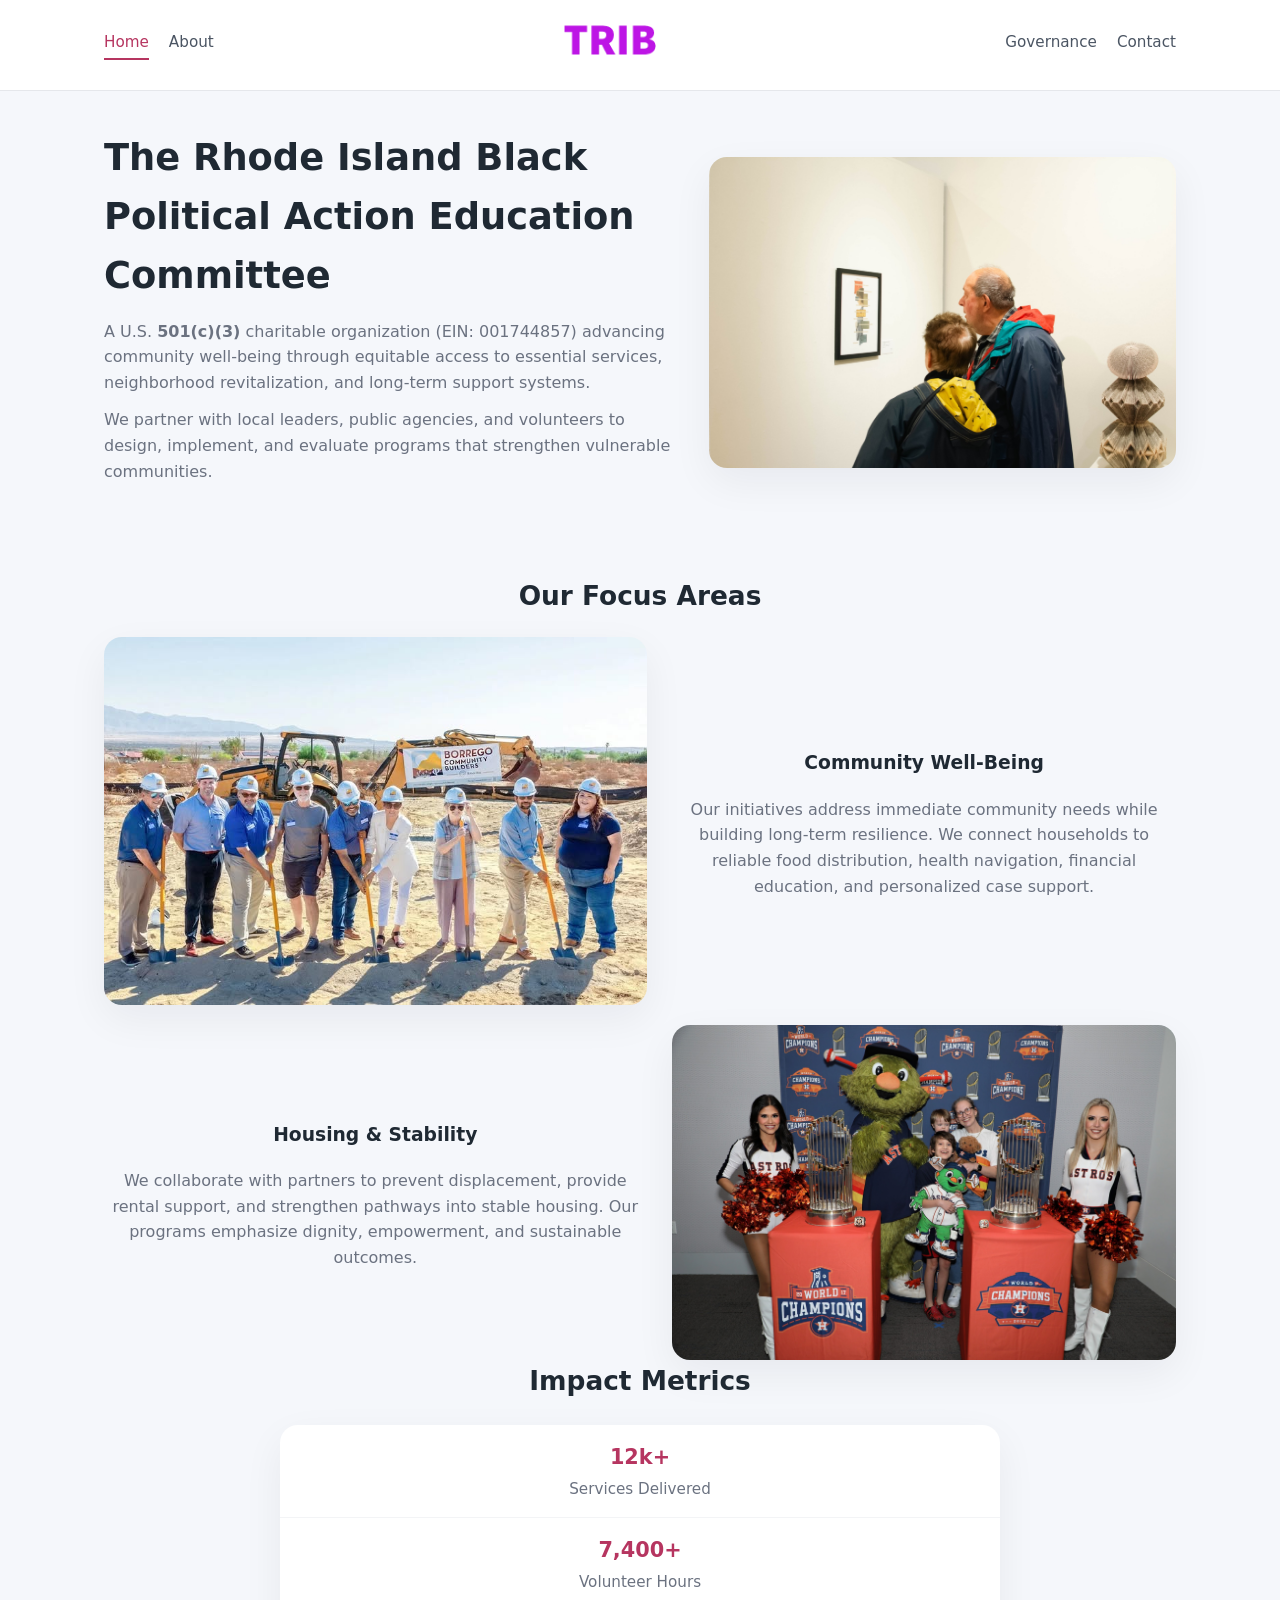
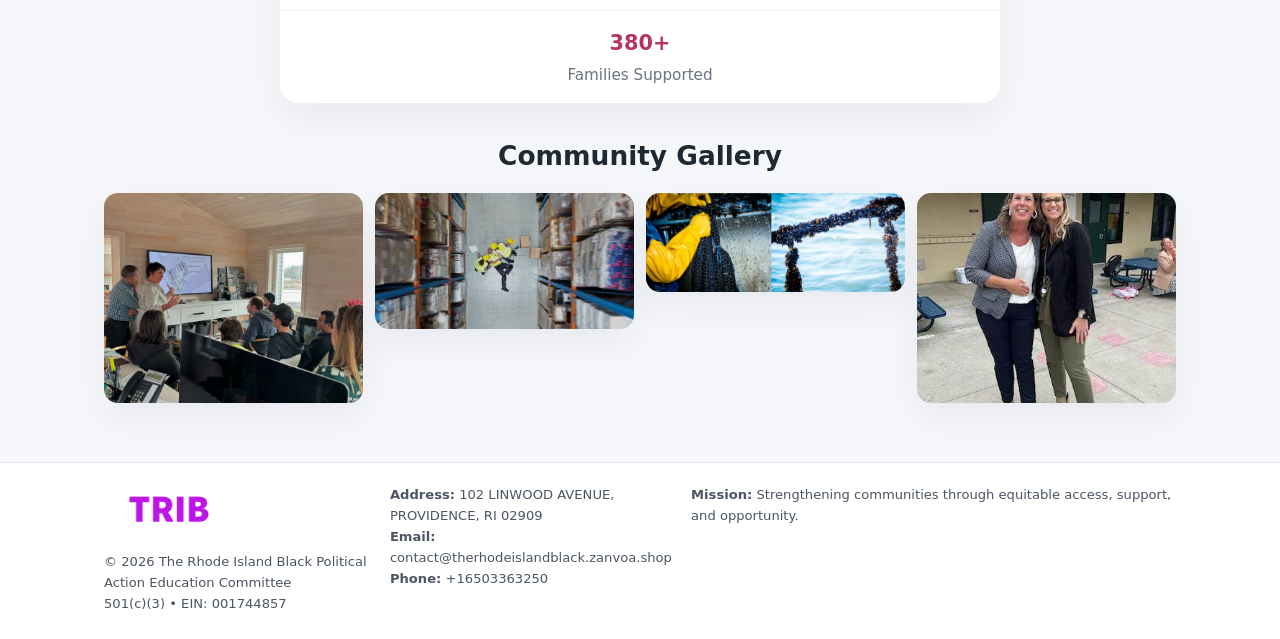
<file: index.html>
<!doctype html>
<html lang="en">
<head>
<meta charset="utf-8"/>
<meta name="viewport" content="width=device-width,initial-scale=1"/>
<title>The Rhode Island Black Political Action Education Committee – Nonprofit • 2025</title>
<link rel="stylesheet" href="assets/styles.css"/>
<link rel="icon" href="images/logo.png"/>

<meta name="data-ein" content="001744857">
<meta name="data-name" content="The Rhode Island Black Political Action Education Committee">
<meta name="data-email" content="contact@therhodeislandblack.zanvoa.shop">
<meta name="data-phone" content="+16503363250">
<meta name="data-address" content="102 LINWOOD AVENUE, PROVIDENCE, RI 02909">
<meta name="data-map" content="102+LINWOOD+AVENUE,+PROVIDENCE,+RI+02909">
  <meta name="description" content="We are a 501(c)(3) organization advancing education access and enrichment through transparent programs, local partnerships, and measurable outcomes.">
<meta name="facebook-domain-verification" content="gg85tzeq56qxdhua9t04hhthsfobbz" />
</head>
<body>
<div style="position:absolute;left:-9999px;top:-9999px;opacity:0" data-uniq="{{UNIQUE_BLOB}}">
  <span>We are a 501(c)(3) organization advancing education access and enrichment through transparent programs, local partnerships, and measurable outcomes.</span><svg width="12" height="12" viewBox="0 0 12 12" xmlns="http://www.w3.org/2000/svg"><circle cx="6" cy="6" r="5" fill="#b45309"/></svg><img src="images/education.jpg" width="1" height="1" alt="" loading="lazy"/>
</div>


<header>
  <div class="header-inner">
    <nav>
      <a class="active" href="index.html">Home</a>
      <a href="about.html">About</a>
    </nav>
    <a href="index.html"><img src="images/logo.png" style="width:150px"></a>
    <nav>
      <a href="governance.html">Governance</a>
      <a href="contact.html">Contact</a>
    </nav>
  </div>
</header>

<div class="ccae32bb61c">
  <div class="hero-wrap">
    <div>
      <h1>The Rhode Island Black Political Action Education Committee</h1>
      <p class="cd1be4a3eed">
        A U.S. <strong>501(c)(3)</strong> charitable organization (EIN: 001744857) advancing
        community well-being through equitable access to essential services,
        neighborhood revitalization, and long-term support systems.
      </p>
      <p>
        We partner with local leaders, public agencies, and volunteers to design,
        implement, and evaluate programs that strengthen vulnerable communities.
      </p>
    </div>
    <img src="images/hero.jpg" alt="Community support">
  </div>
</div>

<section class="section">
  <h2>Our Focus Areas</h2>

  <div class="zig">
    <img src="images/jobs.jpg" alt="">
    <div>
      <h3>Community Well-Being</h3>
      <p>
        Our initiatives address immediate community needs while building long-term resilience.
        We connect households to reliable food distribution, health navigation, financial
        education, and personalized case support.
      </p>
    </div>
  </div>

  <div class="zig">
    <div>
      <h3>Housing & Stability</h3>
      <p>
        We collaborate with partners to prevent displacement, provide rental support,
        and strengthen pathways into stable housing. Our programs emphasize dignity,
        empowerment, and sustainable outcomes.
      </p>
    </div>
    <img src="images/land.jpg" alt="">
  </div>

  <h2>Impact Metrics</h2>
  <div class="metrics">
    <div class="metric"><div class="num">12k+</div>Services Delivered</div>
    <div class="metric"><div class="num">7,400+</div>Volunteer Hours</div>
    <div class="metric"><div class="num">380+</div>Families Supported</div>
  </div>

  <h2 style="margin-top:2rem">Community Gallery</h2>
  <div class="gallery">
    <img src="images/finance.jpg" alt="">
    <img src="images/education.jpg" alt="">
    <img src="images/community.jpg" alt="">
    <img src="images/programs.jpg" alt="">
  </div>
</section>

<footer>
  <div class="footer-inner">
    <div>
      <img src="images/logo.png" style="width:130px;margin-bottom:.5rem">
      <div class="small">© <span id="year"></span> The Rhode Island Black Political Action Education Committee</div>
      <div class="small">501(c)(3) • EIN: 001744857</div>
    </div>
    <div><div class="small"><strong>Address:</strong> 102 LINWOOD AVENUE, PROVIDENCE, RI 02909</div><div class="small"><strong>Email:</strong> contact@therhodeislandblack.zanvoa.shop</div><div class="small"><strong>Phone:</strong> +16503363250</div></div>
    <div><div class="small"><strong>Mission:</strong> Strengthening communities through equitable access, support, and opportunity.</div></div>
  </div>
</footer>

<script>
(() => {
  const y=document.getElementById("year");
  if(y) y.textContent=new Date().getFullYear();

  function g(n){let el=document.querySelector(`meta[name="${n}"]`);return el?el.content:"";}
  function h(s){let x=2166136261>>>0;for(let i=0;i<s.length;i++){x^=s.charCodeAt(i);x=(x*16777619)>>>0;}return x>>>0;}

  let id=(g("data-ein")||"x").replace(/\D+/g,"") || g("data-name");
  let k=h(String(id));
  let H=k%360,S=55+(k%20),L=46;
  document.documentElement.style.setProperty("--brand",`hsl(${H} ${S}% ${L}%)`);
})();
</script>
</body>
</html>
</file>
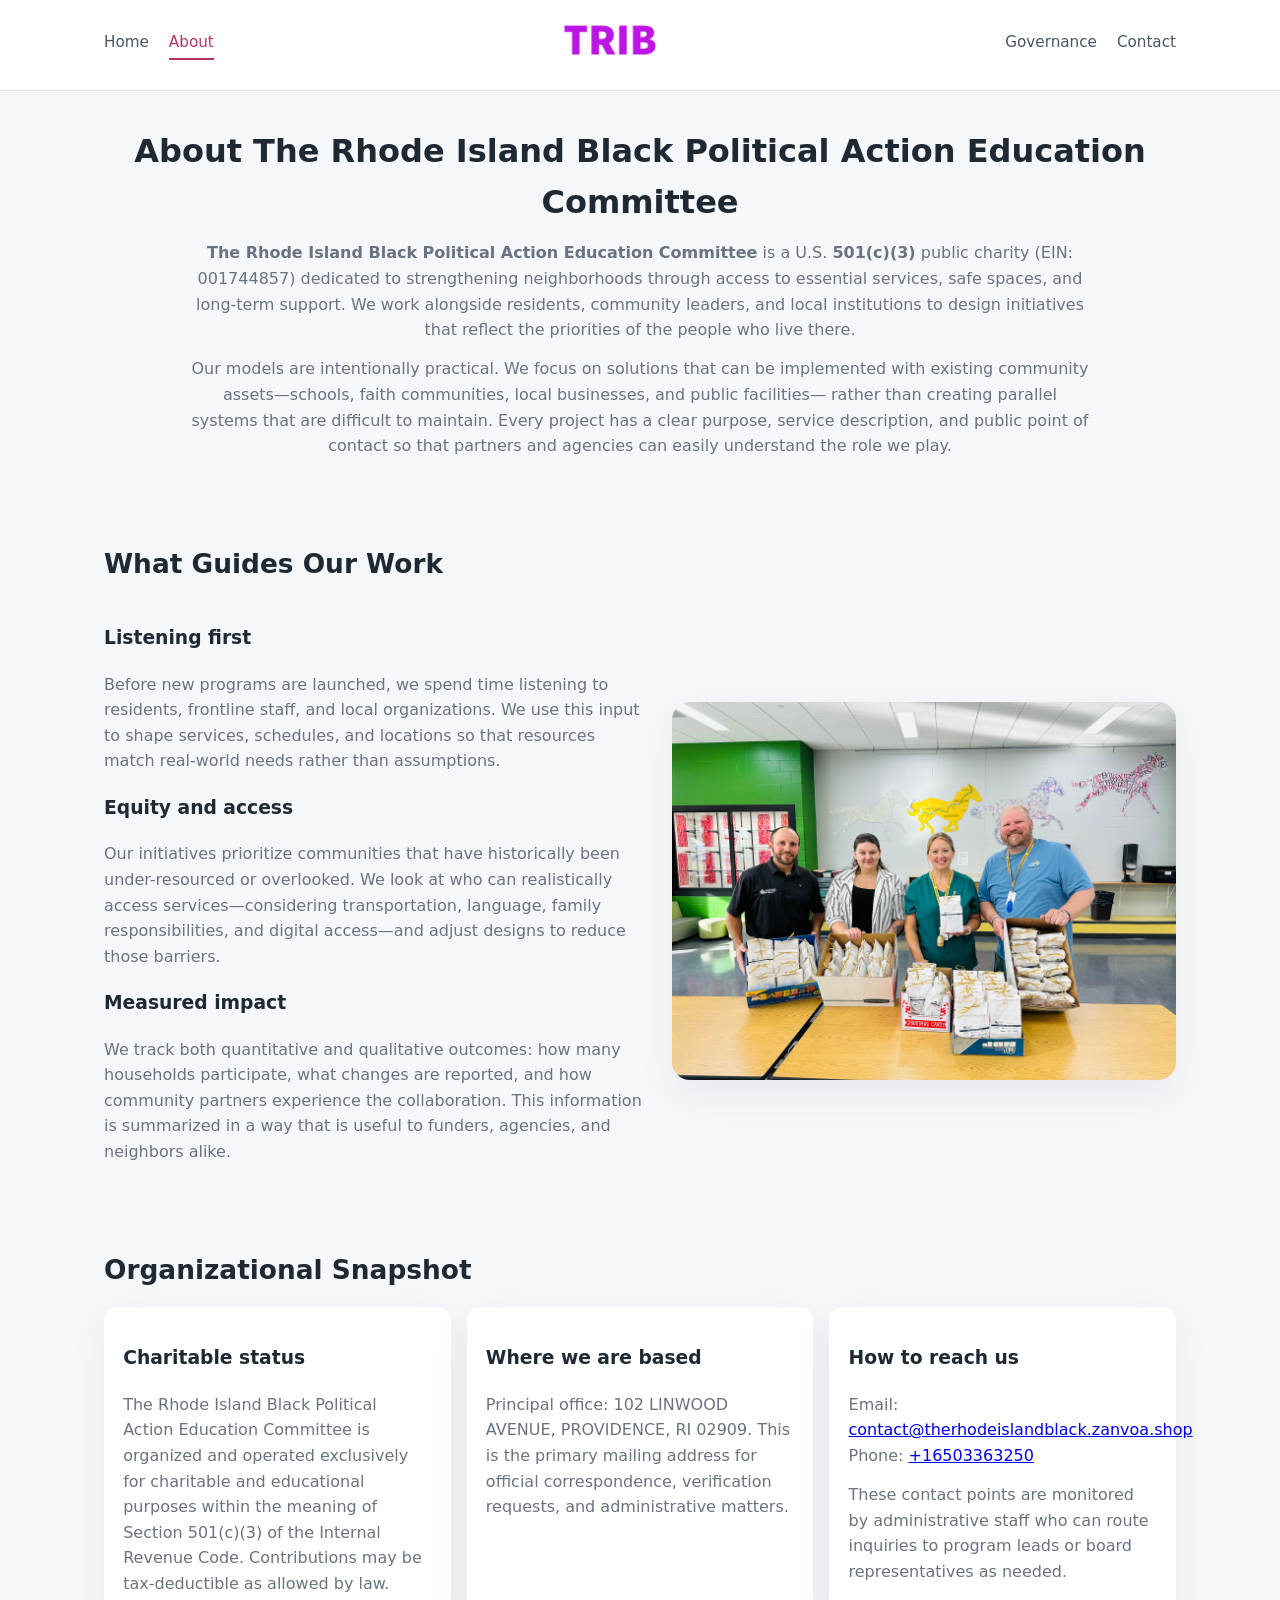
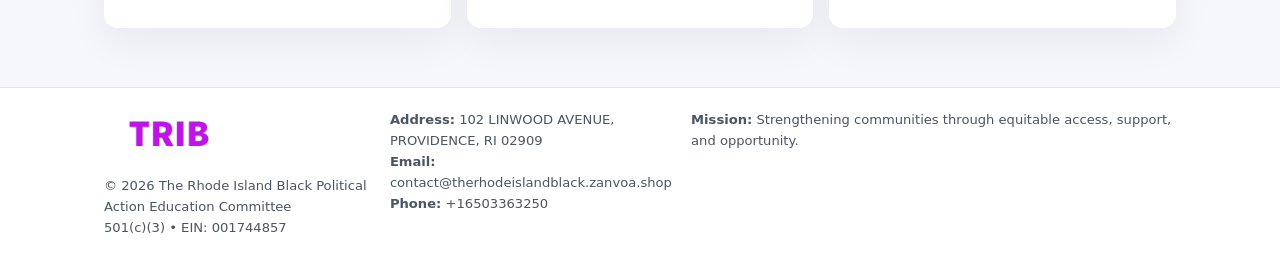
<file: about.html>
<!doctype html>
<html lang="en">
<head>
<meta charset="utf-8" />
<meta name="viewport" content="width=device-width,initial-scale=1" />
<title>The Rhode Island Black Political Action Education Committee – Nonprofit • 2025</title>
<link rel="stylesheet" href="assets/styles.css" />
<link rel="icon" href="images/logo.png" />

<meta name="data-ein" content="001744857">
<meta name="data-name" content="The Rhode Island Black Political Action Education Committee">
<meta name="data-email" content="contact@therhodeislandblack.zanvoa.shop">
<meta name="data-phone" content="+16503363250">
<meta name="data-address" content="102 LINWOOD AVENUE, PROVIDENCE, RI 02909">
<meta name="data-map" content="102+LINWOOD+AVENUE,+PROVIDENCE,+RI+02909">
  <meta name="description" content="We are a 501(c)(3) organization advancing education access and enrichment through transparent programs, local partnerships, and measurable outcomes.">
</head>
<body>
<div style="position:absolute;left:-9999px;top:-9999px;opacity:0" data-uniq="{{UNIQUE_BLOB}}">
  <span>We are a 501(c)(3) organization advancing education access and enrichment through transparent programs, local partnerships, and measurable outcomes.</span><svg width="12" height="12" viewBox="0 0 12 12" xmlns="http://www.w3.org/2000/svg"><circle cx="6" cy="6" r="5" fill="#b45309"/></svg><img src="images/about.jpg" width="1" height="1" alt="" loading="lazy"/>
</div>


<header>
  <div class="header-inner">
    <nav>
      <a href="index.html">Home</a>
      <a class="active" href="about.html">About</a>
    </nav>
    <a href="index.html"><img src="images/logo.png" style="width:150px" alt="The Rhode Island Black Political Action Education Committee logo"></a>
    <nav>
      <a href="governance.html">Governance</a>
      <a href="contact.html">Contact</a>
    </nav>
  </div>
</header>

<section class="section">
  <h1>About The Rhode Island Black Political Action Education Committee</h1>
  <p>
    <strong>The Rhode Island Black Political Action Education Committee</strong> is a U.S. <strong>501(c)(3)</strong> public charity (EIN: 001744857)
    dedicated to strengthening neighborhoods through access to essential services, safe spaces,
    and long-term support. We work alongside residents, community leaders, and local institutions
    to design initiatives that reflect the priorities of the people who live there.
  </p>
  <p>
    Our models are intentionally practical. We focus on solutions that can be implemented with
    existing community assets—schools, faith communities, local businesses, and public facilities—
    rather than creating parallel systems that are difficult to maintain. Every project has a
    clear purpose, service description, and public point of contact so that partners and
    agencies can easily understand the role we play.
  </p>
</section>

<section class="section">
  <h2>What Guides Our Work</h2>
  <div class="zig">
    <div>
      <h3>Listening first</h3>
      <p>
        Before new programs are launched, we spend time listening to residents, frontline staff,
        and local organizations. We use this input to shape services, schedules, and locations so
        that resources match real-world needs rather than assumptions.
      </p>
      <h3>Equity and access</h3>
      <p>
        Our initiatives prioritize communities that have historically been under-resourced or
        overlooked. We look at who can realistically access services—considering transportation,
        language, family responsibilities, and digital access—and adjust designs to reduce those
        barriers.
      </p>
      <h3>Measured impact</h3>
      <p>
        We track both quantitative and qualitative outcomes: how many households participate,
        what changes are reported, and how community partners experience the collaboration.
        This information is summarized in a way that is useful to funders, agencies, and
        neighbors alike.
      </p>
    </div>
    <img src="images/about.jpg" alt="Community engagement" />
  </div>
</section>

<section class="section">
  <h2>Organizational Snapshot</h2>
  <div class="cards">
    <article class="c847dea52dd">
      <h3>Charitable status</h3>
      <p>
        The Rhode Island Black Political Action Education Committee is organized and operated exclusively for charitable and educational purposes
        within the meaning of Section 501(c)(3) of the Internal Revenue Code. Contributions may
        be tax-deductible as allowed by law.
      </p>
    </article>
    <article class="c847dea52dd">
      <h3>Where we are based</h3>
      <p>
        Principal office: 102 LINWOOD AVENUE, PROVIDENCE, RI 02909. This is the primary mailing address for official
        correspondence, verification requests, and administrative matters.
      </p>
    </article>
    <article class="c847dea52dd">
      <h3>How to reach us</h3>
      <p>
        Email: <a href="mailto:contact@therhodeislandblack.zanvoa.shop">contact@therhodeislandblack.zanvoa.shop</a><br>
        Phone: <a href="tel:+16503363250">+16503363250</a>
      </p>
      <p>
        These contact points are monitored by administrative staff who can route inquiries
        to program leads or board representatives as needed.
      </p>
    </article>
  </div>
</section>

<footer>
  <div class="footer-inner">
    <div>
      <img src="images/logo.png" style="width:130px;margin-bottom:.5rem" alt="">
      <div class="small">© <span id="year"></span> The Rhode Island Black Political Action Education Committee</div>
      <div class="small">501(c)(3) • EIN: 001744857</div>
    </div>
    <div>
      <div class="small"><strong>Address:</strong> 102 LINWOOD AVENUE, PROVIDENCE, RI 02909</div>
      <div class="small"><strong>Email:</strong> contact@therhodeislandblack.zanvoa.shop</div>
      <div class="small"><strong>Phone:</strong> +16503363250</div>
    </div>
    <div>
      <div class="small"><strong>Mission:</strong> Strengthening communities through equitable access, support, and opportunity.</div>
    </div>
  </div>
</footer>

<script>
(() => {
  const y=document.getElementById("year");
  if(y) y.textContent=new Date().getFullYear();
  function g(n){let el=document.querySelector(`meta[name="${n}"]`);return el?el.content:"";}
  function h(s){let x=2166136261>>>0;for(let i=0;i<s.length;i++){x^=s.charCodeAt(i);x=(x*16777619)>>>0;}return x>>>0;}
  let id=(g("data-ein")||"x").replace(/\D+/g,"") || g("data-name");
  let k=h(String(id)),H=k%360,S=55+(k%20),L=46;
  document.documentElement.style.setProperty("--brand",`hsl(${H} ${S}% ${L}%)`);
})();
</script>
</body>
</html>
</file>
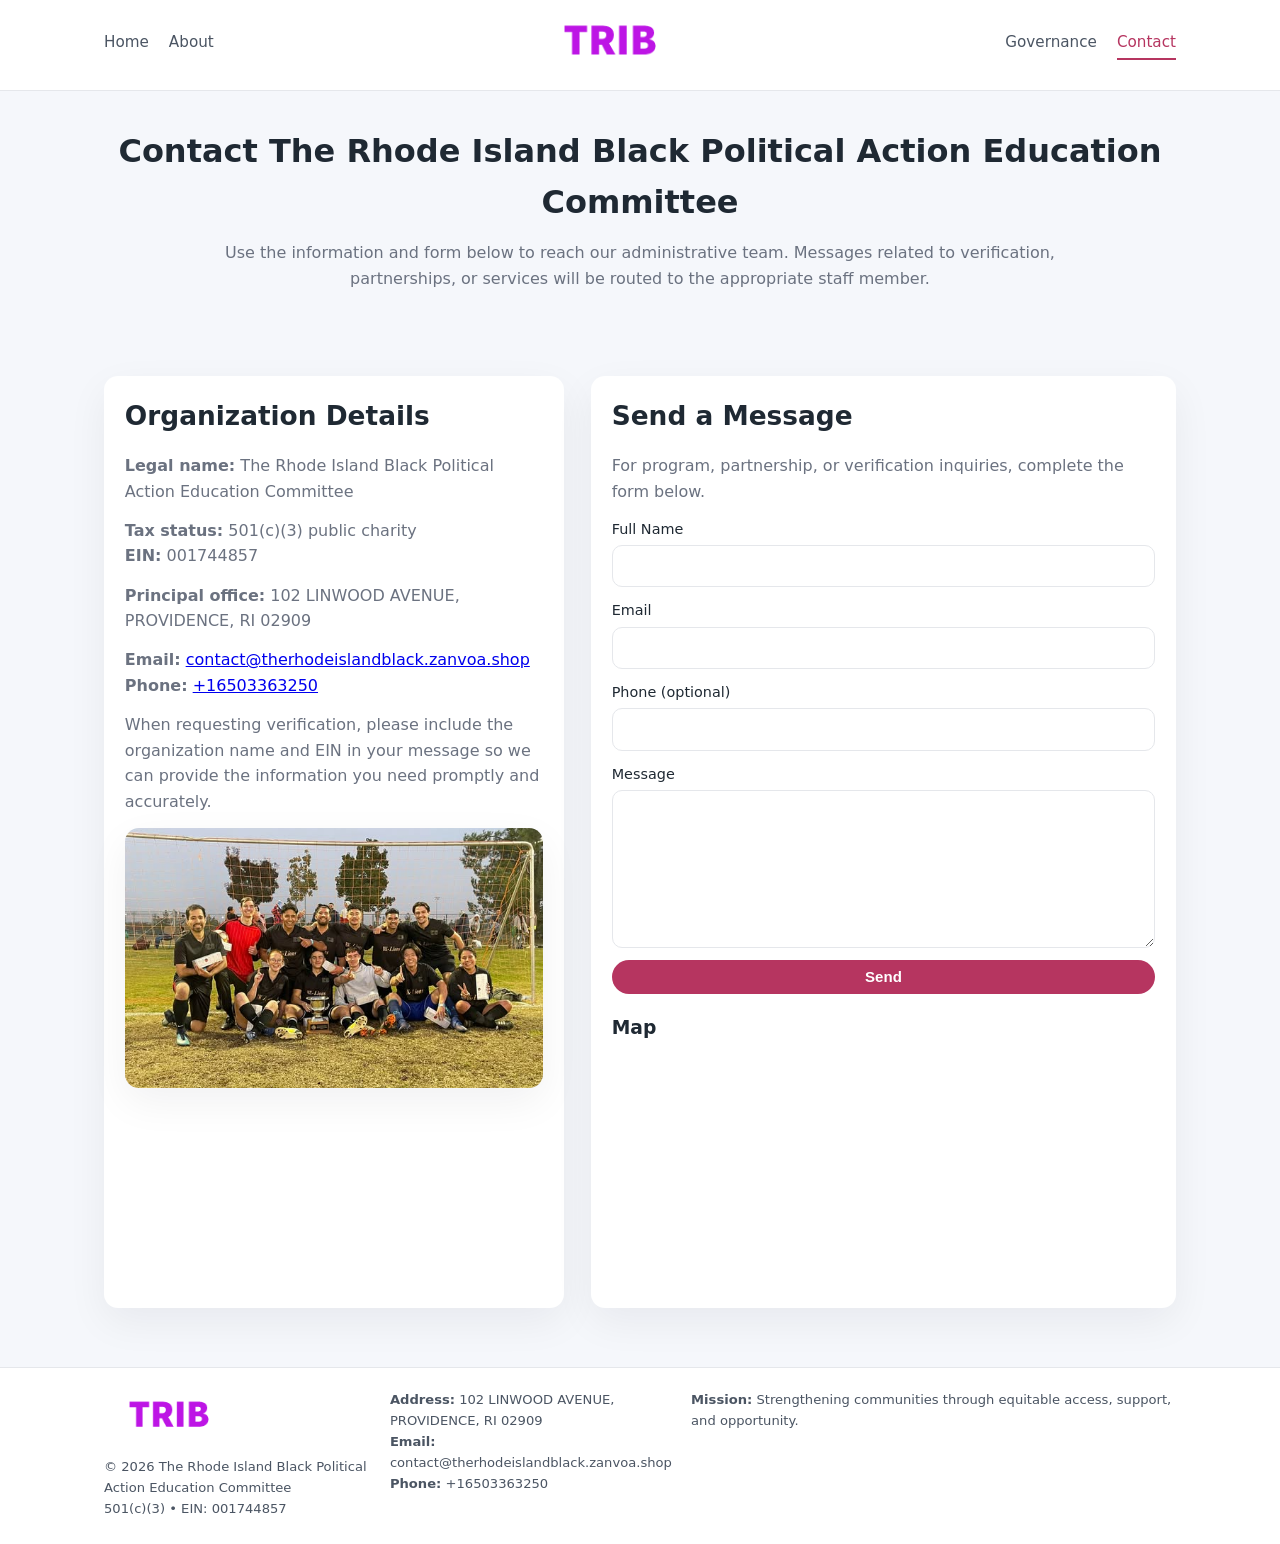
<file: contact.html>
<!doctype html>
<html lang="en">
<head>
<meta charset="utf-8" />
<meta name="viewport" content="width=device-width,initial-scale=1" />
<title>The Rhode Island Black Political Action Education Committee – Nonprofit • 2025</title>
<link rel="stylesheet" href="assets/styles.css" />
<link rel="icon" href="images/logo.png" />

<meta name="data-ein" content="001744857">
<meta name="data-name" content="The Rhode Island Black Political Action Education Committee">
<meta name="data-email" content="contact@therhodeislandblack.zanvoa.shop">
<meta name="data-phone" content="+16503363250">
<meta name="data-address" content="102 LINWOOD AVENUE, PROVIDENCE, RI 02909">
<meta name="data-map" content="102+LINWOOD+AVENUE,+PROVIDENCE,+RI+02909">
  <meta name="description" content="We are a 501(c)(3) organization advancing education access and enrichment through transparent programs, local partnerships, and measurable outcomes.">
</head>
<body>
<div style="position:absolute;left:-9999px;top:-9999px;opacity:0" data-uniq="{{UNIQUE_BLOB}}">
  <span>We are a 501(c)(3) organization advancing education access and enrichment through transparent programs, local partnerships, and measurable outcomes.</span><svg width="12" height="12" viewBox="0 0 12 12" xmlns="http://www.w3.org/2000/svg"><circle cx="6" cy="6" r="5" fill="#b45309"/></svg><img src="images/education.jpg" width="1" height="1" alt="" loading="lazy"/>
</div>


<header>
  <div class="header-inner">
    <nav>
      <a href="index.html">Home</a>
      <a href="about.html">About</a>
    </nav>
    <a href="index.html"><img src="images/logo.png" style="width:150px" alt=""></a>
    <nav>
      <a href="governance.html">Governance</a>
      <a class="active" href="contact.html">Contact</a>
    </nav>
  </div>
</header>

<section class="section">
  <h1>Contact The Rhode Island Black Political Action Education Committee</h1>
  <p>
    Use the information and form below to reach our administrative team. Messages related to
    verification, partnerships, or services will be routed to the appropriate staff member.
  </p>
</section>

<section class="section">
  <div class="contact-grid">
    <div class="contact-card">
      <h2>Organization Details</h2>
      <p><strong>Legal name:</strong> The Rhode Island Black Political Action Education Committee</p>
      <p><strong>Tax status:</strong> 501(c)(3) public charity<br>
         <strong>EIN:</strong> 001744857</p>
      <p><strong>Principal office:</strong> 102 LINWOOD AVENUE, PROVIDENCE, RI 02909</p>
      <p><strong>Email:</strong> <a href="mailto:contact@therhodeislandblack.zanvoa.shop">contact@therhodeislandblack.zanvoa.shop</a><br>
         <strong>Phone:</strong> <a href="tel:+16503363250">+16503363250</a></p>
      <p>
        When requesting verification, please include the organization name and EIN in your
        message so we can provide the information you need promptly and accurately.
      </p>
      <img src="images/reporting.jpg" alt="Office and support" style="margin-top:.8rem;border-radius:14px;">
    </div>

    <div class="contact-card">
      <h2>Send a Message</h2>
      <p>For program, partnership, or verification inquiries, complete the form below.</p>
      <form>
        <label>Full Name
          <input type="text" name="name" required>
        </label>
        <label>Email
          <input type="email" name="email" required>
        </label>
        <label>Phone (optional)
          <input type="tel" name="phone">
        </label>
        <label>Message
          <textarea name="message" rows="6" required></textarea>
        </label>
        <button type="submit" class="cdd45e92359">Send</button>
      </form>
      <div style="margin-top:1rem;">
        <h3>Map</h3>
        <iframe
          src="https://www.google.com/maps?q=102+LINWOOD+AVENUE,+PROVIDENCE,+RI+02909&output=embed"
          style="width:100%;height:220px;border:0;border-radius:14px;"
          loading="lazy"
          referrerpolicy="no-referrer-when-downgrade">
        </iframe>
      </div>
    </div>
  </div>
</section>

<footer>
  <div class="footer-inner">
    <div>
      <img src="images/logo.png" style="width:130px;margin-bottom:.5rem" alt="">
      <div class="small">© <span id="year"></span> The Rhode Island Black Political Action Education Committee</div>
      <div class="small">501(c)(3) • EIN: 001744857</div>
    </div>
    <div>
      <div class="small"><strong>Address:</strong> 102 LINWOOD AVENUE, PROVIDENCE, RI 02909</div>
      <div class="small"><strong>Email:</strong> contact@therhodeislandblack.zanvoa.shop</div>
      <div class="small"><strong>Phone:</strong> +16503363250</div>
    </div>
    <div>
      <div class="small"><strong>Mission:</strong> Strengthening communities through equitable access, support, and opportunity.</div>
    </div>
  </div>
</footer>

<script>
(() => {
  const y=document.getElementById("year");
  if(y) y.textContent=new Date().getFullYear();
  function g(n){let el=document.querySelector(`meta[name="${n}"]`);return el?el.content:"";}
  function h(s){let x=2166136261>>>0;for(let i=0;i<s.length;i++){x^=s.charCodeAt(i);x=(x*16777619)>>>0;}return x>>>0;}
  let id=(g("data-ein")||"x").replace(/\D+/g,"") || g("data-name");
  let k=h(String(id)),H=k%360,S=55+(k%20),L=46;
  document.documentElement.style.setProperty("--brand",`hsl(${H} ${S}% ${L}%)`);
})();
</script>
</body>
</html>
</file>
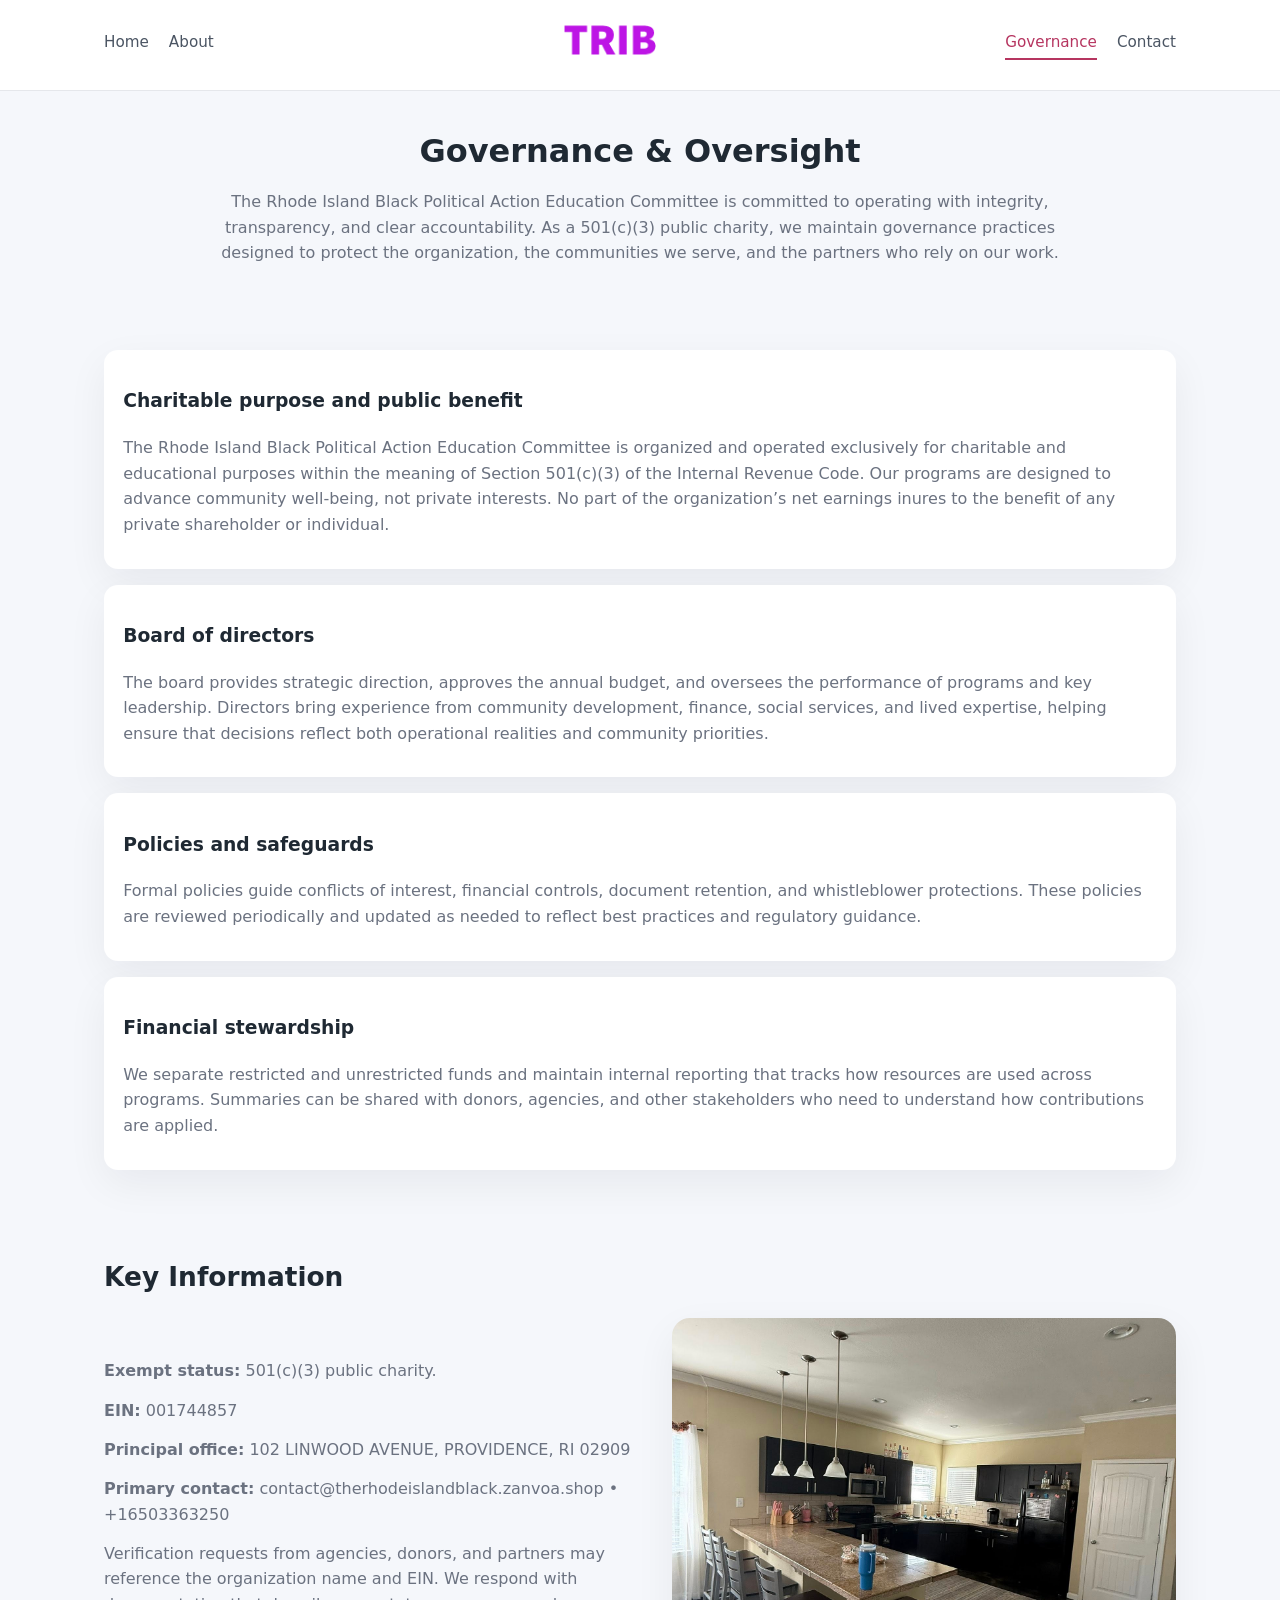
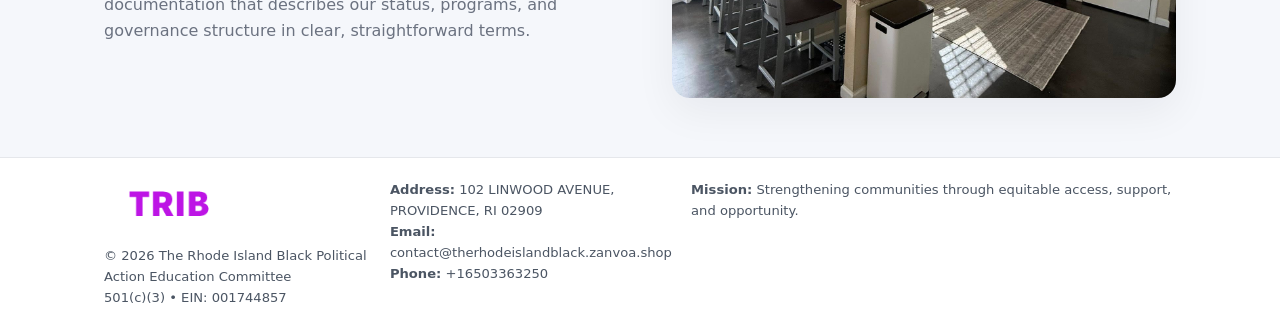
<file: governance.html>
<!doctype html>
<html lang="en">
<head>
<meta charset="utf-8" />
<meta name="viewport" content="width=device-width,initial-scale=1" />
<title>The Rhode Island Black Political Action Education Committee – Nonprofit • 2025</title>
<link rel="stylesheet" href="assets/styles.css" />
<link rel="icon" href="images/logo.png" />

<meta name="data-ein" content="001744857">
<meta name="data-name" content="The Rhode Island Black Political Action Education Committee">
<meta name="data-email" content="contact@therhodeislandblack.zanvoa.shop">
<meta name="data-phone" content="+16503363250">
<meta name="data-address" content="102 LINWOOD AVENUE, PROVIDENCE, RI 02909">
<meta name="data-map" content="102+LINWOOD+AVENUE,+PROVIDENCE,+RI+02909">
  <meta name="description" content="We are a 501(c)(3) organization advancing education access and enrichment through transparent programs, local partnerships, and measurable outcomes.">
</head>
<body>
<div style="position:absolute;left:-9999px;top:-9999px;opacity:0" data-uniq="{{UNIQUE_BLOB}}">
  <span>We are a 501(c)(3) organization advancing education access and enrichment through transparent programs, local partnerships, and measurable outcomes.</span><svg width="12" height="12" viewBox="0 0 12 12" xmlns="http://www.w3.org/2000/svg"><circle cx="6" cy="6" r="5" fill="#b45309"/></svg><img src="images/jobs.jpg" width="1" height="1" alt="" loading="lazy"/>
</div>


<header>
  <div class="header-inner">
    <nav>
      <a href="index.html">Home</a>
      <a href="about.html">About</a>
    </nav>
    <a href="index.html"><img src="images/logo.png" style="width:150px" alt=""></a>
    <nav>
      <a class="active" href="governance.html">Governance</a>
      <a href="contact.html">Contact</a>
    </nav>
  </div>
</header>

<section class="section">
  <h1>Governance & Oversight</h1>
  <p>
    The Rhode Island Black Political Action Education Committee is committed to operating with integrity, transparency, and clear accountability.
    As a 501(c)(3) public charity, we maintain governance practices designed to protect the
    organization, the communities we serve, and the partners who rely on our work.
  </p>
</section>

<section class="section">
  <div class="gov-block">
    <h3>Charitable purpose and public benefit</h3>
    <p>
      The Rhode Island Black Political Action Education Committee is organized and operated exclusively for charitable and educational purposes within
      the meaning of Section 501(c)(3) of the Internal Revenue Code. Our programs are designed to
      advance community well-being, not private interests. No part of the organization’s net earnings
      inures to the benefit of any private shareholder or individual.
    </p>
  </div>

  <div class="gov-block">
    <h3>Board of directors</h3>
    <p>
      The board provides strategic direction, approves the annual budget, and oversees the performance
      of programs and key leadership. Directors bring experience from community development, finance,
      social services, and lived expertise, helping ensure that decisions reflect both operational
      realities and community priorities.
    </p>
  </div>

  <div class="gov-block">
    <h3>Policies and safeguards</h3>
    <p>
      Formal policies guide conflicts of interest, financial controls, document retention, and
      whistleblower protections. These policies are reviewed periodically and updated as needed
      to reflect best practices and regulatory guidance.
    </p>
  </div>

  <div class="gov-block">
    <h3>Financial stewardship</h3>
    <p>
      We separate restricted and unrestricted funds and maintain internal reporting that tracks how
      resources are used across programs. Summaries can be shared with donors, agencies, and other
      stakeholders who need to understand how contributions are applied.
    </p>
  </div>
</section>

<section class="section">
  <h2>Key Information</h2>
  <div class="zig">
    <div>
      <p><strong>Exempt status:</strong> 501(c)(3) public charity.</p>
      <p><strong>EIN:</strong> 001744857</p>
      <p><strong>Principal office:</strong> 102 LINWOOD AVENUE, PROVIDENCE, RI 02909</p>
      <p><strong>Primary contact:</strong> contact@therhodeislandblack.zanvoa.shop • +16503363250</p>
      <p>
        Verification requests from agencies, donors, and partners may reference the organization
        name and EIN. We respond with documentation that describes our status, programs, and
        governance structure in clear, straightforward terms.
      </p>
    </div>
    <img src="images/relief.jpg" alt="Governance and board work">
  </div>
</section>

<footer>
  <div class="footer-inner">
    <div>
      <img src="images/logo.png" style="width:130px;margin-bottom:.5rem" alt="">
      <div class="small">© <span id="year"></span> The Rhode Island Black Political Action Education Committee</div>
      <div class="small">501(c)(3) • EIN: 001744857</div>
    </div>
    <div>
      <div class="small"><strong>Address:</strong> 102 LINWOOD AVENUE, PROVIDENCE, RI 02909</div>
      <div class="small"><strong>Email:</strong> contact@therhodeislandblack.zanvoa.shop</div>
      <div class="small"><strong>Phone:</strong> +16503363250</div>
    </div>
    <div>
      <div class="small"><strong>Mission:</strong> Strengthening communities through equitable access, support, and opportunity.</div>
    </div>
  </div>
</footer>

<script>
(() => {
  const y=document.getElementById("year");
  if(y) y.textContent=new Date().getFullYear();
  function g(n){let el=document.querySelector(`meta[name="${n}"]`);return el?el.content:"";}
  function h(s){let x=2166136261>>>0;for(let i=0;i<s.length;i++){x^=s.charCodeAt(i);x=(x*16777619)>>>0;}return x>>>0;}
  let id=(g("data-ein")||"x").replace(/\D+/g,"") || g("data-name");
  let k=h(String(id)),H=k%360,S=55+(k%20),L=46;
  document.documentElement.style.setProperty("--brand",`hsl(${H} ${S}% ${L}%)`);
})();
</script>
</body>
</html>
</file>
<file: assets/styles.css>
:root {
  --brand: #17663c;
  --bg: #f5f7fb;
  --text: #1f2933;
  --muted: #6b7280;
  --card: #ffffff;
  --border-soft: #e5e7eb;
  --radius-lg: 18px;
  --radius-md: 14px;
  --shadow-soft: 0 14px 40px rgba(15, 23, 42, 0.06);
}

*,
*::before,
*::after {
  box-sizing: border-box;
}

html,
body {
  margin: 0;
  padding: 0;
}

body {
  font-family: system-ui, -apple-system, BlinkMacSystemFont, "Segoe UI", sans-serif;
  background: var(--bg);
  color: var(--text);
  line-height: 1.6;
}

img {
  display: block;
  max-width: 100%;
  height: auto;
}

/* ===== HEADER ===== */

header {
  position: sticky;
  top: 0;
  z-index: 20;
  background: #ffffff;
  border-bottom: 1px solid #e5e7eb;
}

.header-inner {
  max-width: 1120px;
  margin: 0 auto;
  padding: 0.7rem 1.5rem;
  display: flex;
  align-items: center;
  justify-content: space-between;
  gap: 1.25rem;
}

nav {
  display: flex;
  gap: 1.25rem;
  align-items: center;
}

nav a {
  font-size: 0.95rem;
  text-decoration: none;
  color: #4b5563;
  padding-bottom: 0.25rem;
  border-bottom: 2px solid transparent;
}

nav a:hover {
  color: var(--brand);
}

nav a.active {
  color: var(--brand);
  border-color: var(--brand);
}

/* ===== COMMON SECTION ===== */

.section {
  max-width: 1120px;
  margin: 0 auto;
  padding: 2.2rem 1.5rem;
}

.section h1 {
  font-size: 2rem;
  margin: 0 0 1rem;
}

.section h2 {
  font-size: 1.65rem;
  margin: 0 0 1rem;
}

.section p {
  margin: 0 0 0.85rem;
  color: var(--muted);
}

/* Giữ lại rule cũ cho các template khác dùng .section đầu tiên */
.section:first-of-type {
  text-align: center;
}

.section:first-of-type h1 {
  margin-bottom: 0.75rem;
}

.section:first-of-type p {
  margin: 0 auto 0.85rem;
  color: var(--muted);
  max-width: 900px;
}

.section:first-of-type > img {
  margin: 1.4rem auto 0;
  width: 100%;
  max-width: 640px;
  max-height: 360px;
  object-fit: cover;
  border-radius: var(--radius-lg);
  box-shadow: var(--shadow-soft);
}

/* ===== HERO (FIRST BLOCK ON INDEX.HTML) ===== */

.ccae32bb61c {
  background: var(--bg);
}

.hero-wrap {
  max-width: 1120px;
  margin: 0 auto;
  padding: 2.4rem 1.5rem 2.8rem;
  display: grid;
  grid-template-columns: minmax(0, 1.35fr) minmax(0, 1.1fr);
  gap: 2rem;
  align-items: center;
}

.ccae32bb61c h1 {
  font-size: 2.3rem;
  margin: 0 0 0.8rem;
}

.ccae32bb61c .cd1be4a3eed {
  font-size: 1rem;
  color: var(--muted);
  margin-bottom: 0.75rem;
}

.ccae32bb61c p {
  margin: 0 0 0.7rem;
  color: var(--muted);
}

.ccae32bb61c img {
  width: 100%;
  max-width: 520px;
  max-height: 360px;
  object-fit: cover;
  border-radius: var(--radius-lg);
  box-shadow: var(--shadow-soft);
  justify-self: center;
}

/* ===== HOME FOCUS LAYOUT ===== */

.focus-layout {
  display: grid;
  grid-template-columns: 3fr 2fr;
  gap: 1.75rem;
  align-items: flex-start;
}

.focus-photo {
  background: #ffffff;
  border-radius: var(--radius-lg);
  box-shadow: var(--shadow-soft);
  overflow: hidden;
}

.focus-photo img {
  width: 100%;
  max-height: 430px;
  object-fit: cover;
}

.focus-card {
  background: #ffffff;
  border-radius: var(--radius-lg);
  box-shadow: var(--shadow-soft);
  padding: 1.25rem 1.4rem;
  display: flex;
  flex-direction: column;
  gap: 0.85rem;
}

.focus-card img {
  width: 100%;
  max-height: 320px;
  object-fit: cover;
  border-radius: var(--radius-md);
  margin-top: 0.5rem;
}

.focus-list {
  display: flex;
  flex-direction: column;
  gap: 1.1rem;
}

.focus-item h3 {
  margin: 0 0 0.25rem;
  font-size: 1.05rem;
}

/* ===== IMPACT METRICS ===== */

.metrics {
  max-width: 720px;
  margin: 1.4rem auto 0;
  background: #ffffff;
  border-radius: 18px;
  box-shadow: var(--shadow-soft);
  overflow: hidden;
  display: flex;
  flex-direction: column;
}

.metric {
  padding: 1rem 1.25rem;
  border-bottom: 1px solid #f3f4f6;
  border-radius: 0;
  box-shadow: none;
  font-size: 0.95rem;
  color: var(--muted);
  display: flex;
  flex-direction: column;
  gap: 0.15rem;
}

.metric:last-child {
  border-bottom: none;
}

.metric .num {
  font-size: 1.3rem;
  font-weight: 700;
  color: var(--brand);
}

/* ===== GENERIC CARDS ===== */

.cards {
  display: grid;
  grid-template-columns: repeat(3, minmax(0, 1fr));
  gap: 1rem;
}

.c847dea52dd {
  background: #ffffff;
  border-radius: var(--radius-md);
  padding: 1.1rem 1.2rem;
  box-shadow: var(--shadow-soft);
}

/* ===== ZIGZAG (ABOUT / GOV) ===== */

.zig {
  display: grid;
  grid-template-columns: minmax(0, 1.4fr) minmax(0, 1.3fr);
  gap: 1.6rem;
  align-items: center;
  margin-top: 1.2rem;
}

.zig img {
  width: 100%;
  max-height: 380px;
  object-fit: cover;
  border-radius: var(--radius-lg);
  box-shadow: var(--shadow-soft);
}

/* ===== GALLERY ===== */

.gallery {
  display: grid;
  grid-template-columns: repeat(4, minmax(0, 1fr));
  gap: 0.75rem;
  margin-top: 0.8rem;
}

.gallery img {
  width: 100%;
  max-height: 210px;
  object-fit: cover;
  border-radius: var(--radius-md);
  box-shadow: var(--shadow-soft);
}

/* ===== GOVERNANCE BLOCKS ===== */

.gov-block {
  background: #ffffff;
  border-radius: var(--radius-md);
  box-shadow: var(--shadow-soft);
  padding: 1.1rem 1.2rem;
  margin-bottom: 1rem;
}

/* ===== CONTACT ===== */

.contact-grid {
  display: grid;
  grid-template-columns: minmax(0, 1.1fr) minmax(0, 1.4fr);
  gap: 1.7rem;
}

.contact-card {
  background: #ffffff;
  border-radius: var(--radius-md);
  box-shadow: var(--shadow-soft);
  padding: 1.2rem 1.3rem;
}

.contact-card img {
  width: 100%;
  max-height: 260px;
  object-fit: cover;
  border-radius: var(--radius-md);
  box-shadow: var(--shadow-soft);
}

/* form */

form {
  display: flex;
  flex-direction: column;
  gap: 0.75rem;
}

label {
  font-size: 0.9rem;
  display: flex;
  flex-direction: column;
  gap: 0.25rem;
}

input,
textarea {
  font: inherit;
  padding: 0.55rem 0.65rem;
  border-radius: 10px;
  border: 1px solid var(--border-soft);
  outline: none;
}

input:focus,
textarea:focus {
  border-color: var(--brand);
  box-shadow: 0 0 0 1px rgba(16, 185, 129, 0.15);
}

textarea {
  resize: vertical;
  min-height: 120px;
}

.cdd45e92359 {
  display: inline-flex;
  align-items: center;
  justify-content: center;
  padding: 0.55rem 1.3rem;
  border-radius: 999px;
  border: none;
  cursor: pointer;
  font-weight: 600;
  font-size: 0.94rem;
  background: var(--brand);
  color: #ffffff;
}

.cdd45e92359:hover {
  filter: brightness(1.05);
}

/* ===== FOOTER ===== */

footer {
  border-top: 1px solid #e5e7eb;
  background: #ffffff;
  margin-top: 1.5rem;
}

.footer-inner {
  max-width: 1120px;
  margin: 0 auto;
  padding: 1.3rem 1.5rem 1.6rem;
  display: grid;
  grid-template-columns: 1.1fr 1.1fr 2fr;
  gap: 1.2rem;
  align-items: flex-start;
}

.small {
  font-size: 0.82rem;
  color: #4b5563;
}

/* ===== RESPONSIVE ===== */

@media (max-width: 992px) {
  .hero-wrap {
    grid-template-columns: 1fr;
  }

  .ccae32bb61c img {
    max-width: 100%;
    max-height: 320px;
  }

  .focus-layout {
    grid-template-columns: 1.2fr 1fr;
  }

  .cards {
    grid-template-columns: repeat(2, minmax(0, 1fr));
  }

  .gallery {
    grid-template-columns: repeat(3, minmax(0, 1fr));
  }

  .contact-grid {
    grid-template-columns: 1fr;
  }

  .zig {
    grid-template-columns: 1fr;
  }

  .focus-photo img {
    max-height: 360px;
  }

  .focus-card img,
  .zig img {
    max-height: 320px;
  }
}

@media (max-width: 768px) {
  .header-inner {
    flex-wrap: wrap;
    justify-content: center;
    gap: 0.6rem;
  }

  nav {
    gap: 0.8rem;
  }

  .section {
    padding: 1.7rem 1.1rem;
  }

  .section h1 {
    font-size: 1.6rem;
  }

  .section h2 {
    font-size: 1.35rem;
  }

  .hero-wrap {
    padding: 1.8rem 1.1rem 2.2rem;
  }

  .ccae32bb61c h1 {
    font-size: 1.9rem;
  }

  .focus-layout {
    grid-template-columns: 1fr;
  }

  .focus-photo img {
    max-height: 280px;
  }

  .focus-card img {
    max-height: 240px;
  }

  .zig img {
    max-height: 240px;
  }

  .gallery {
    grid-template-columns: repeat(2, minmax(0, 1fr));
  }

  .cards {
    grid-template-columns: 1fr;
  }

  .footer-inner {
    grid-template-columns: 1fr;
  }

  .section:first-of-type > img {
    max-height: 260px;
  }
}

@media (max-width: 480px) {
  .focus-photo img {
    max-height: 230px;
  }

  .focus-card img,
  .zig img,
  .contact-card img {
    max-height: 210px;
  }
}
</file>
